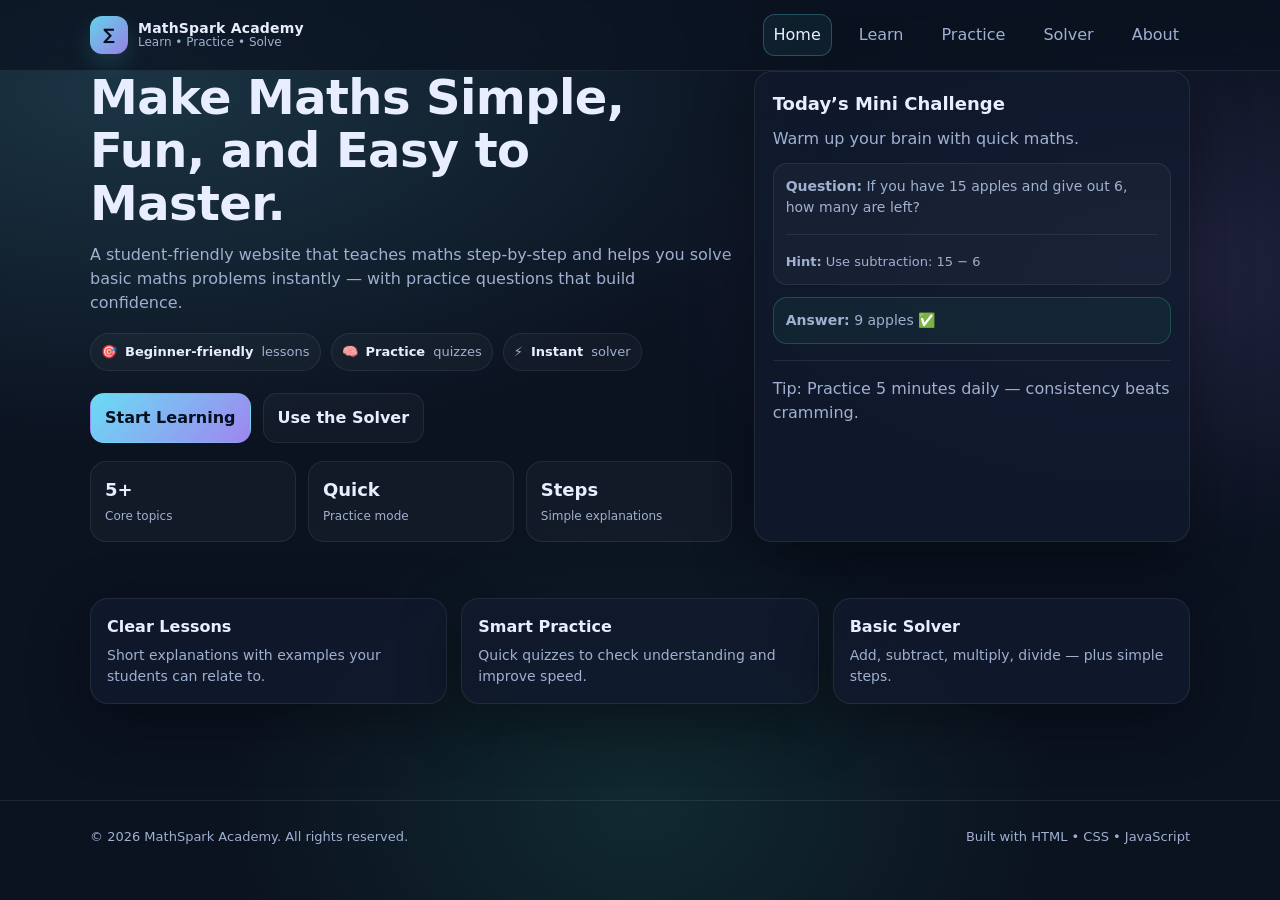
<file: index.html>
<!doctype html>
<html lang="en">

<head>
    <meta charset="utf-8" />
    <meta name="viewport" content="width=device-width,initial-scale=1" />
    <title>MathSpark Academy — Learn & Solve Maths</title>
    <link rel="stylesheet" href="css/style.css" />
</head>

<body data-page="home">
    <header class="nav">
        <div class="container nav-inner">
            <a class="brand" href="index.html">
                <div class="brand-badge">∑</div>
                <div class="brand-title">
                    <strong>MathSpark Academy</strong>
                    <span>Learn • Practice • Solve</span>
                </div>
            </a>

            <button class="nav-btn" data-nav-btn aria-label="Toggle menu">Menu</button>

            <nav class="links" data-nav-links>
                <a href="index.html" data-page="home">Home</a>
                <a href="learn.html" data-page="learn">Learn</a>
                <a href="practice.html" data-page="practice">Practice</a>
                <a href="solver.html" data-page="solver">Solver</a>
                <a href="about.html" data-page="about">About</a>
            </nav>
        </div>
    </header>

    <main>
        <section class="hero">
            <div class="container hero-grid">
                <div>
                    <h1>Make Maths Simple, Fun, and Easy to Master.</h1>
                    <p>
                        A student-friendly website that teaches maths step-by-step and helps you solve
                        basic maths problems instantly — with practice questions that build confidence.
                    </p>

                    <div class="pills">
                        <span class="pill">🎯 <b>Beginner-friendly</b> lessons</span>
                        <span class="pill">🧠 <b>Practice</b> quizzes</span>
                        <span class="pill">⚡ <b>Instant</b> solver</span>
                    </div>

                    <div class="cta-row">
                        <a class="btn btn-primary" href="learn.html">Start Learning</a>
                        <a class="btn btn-ghost" href="solver.html">Use the Solver</a>
                    </div>

                    <div class="kpi" style="margin-top:18px">
                        <div class="box">
                            <strong>5+</strong>
                            <span>Core topics</span>
                        </div>
                        <div class="box">
                            <strong>Quick</strong>
                            <span>Practice mode</span>
                        </div>
                        <div class="box">
                            <strong>Steps</strong>
                            <span>Simple explanations</span>
                        </div>
                    </div>
                </div>

                <div class="card card-pad">
                    <h2 style="margin:0 0 10px; font-size:18px;">Today’s Mini Challenge</h2>
                    <p class="small" style="margin:0 0 12px;">
                        Warm up your brain with quick maths.
                    </p>

                    <div class="notice">
                        <b>Question:</b> If you have 15 apples and give out 6, how many are left?
                        <hr class="sep" />
                        <span class="small"><b>Hint:</b> Use subtraction: 15 − 6</span>
                    </div>

                    <div style="margin-top:12px" class="notice good">
                        <b>Answer:</b> 9 apples ✅
                    </div>

                    <hr class="sep" />
                    <p class="small" style="margin:0">
                        Tip: Practice 5 minutes daily — consistency beats cramming.
                    </p>
                </div>
            </div>
        </section>

        <section class="section">
            <div class="container">
                <div class="grid3">
                    <div class="card feature">
                        <h3>Clear Lessons</h3>
                        <p>Short explanations with examples your students can relate to.</p>
                    </div>
                    <div class="card feature">
                        <h3>Smart Practice</h3>
                        <p>Quick quizzes to check understanding and improve speed.</p>
                    </div>
                    <div class="card feature">
                        <h3>Basic Solver</h3>
                        <p>Add, subtract, multiply, divide — plus simple steps.</p>
                    </div>
                </div>
            </div>
        </section>
    </main>

    <footer class="footer">
        <div class="container footer-inner">
            <div>© <span id="year"></span> MathSpark Academy. All rights reserved.</div>
            <div class="small">Built with HTML • CSS • JavaScript</div>
        </div>
    </footer>

    <script src="js/app.js"></script>
    <script>
        document.getElementById("year").textContent = new Date().getFullYear();
    </script>
</body>

</html>
</file>
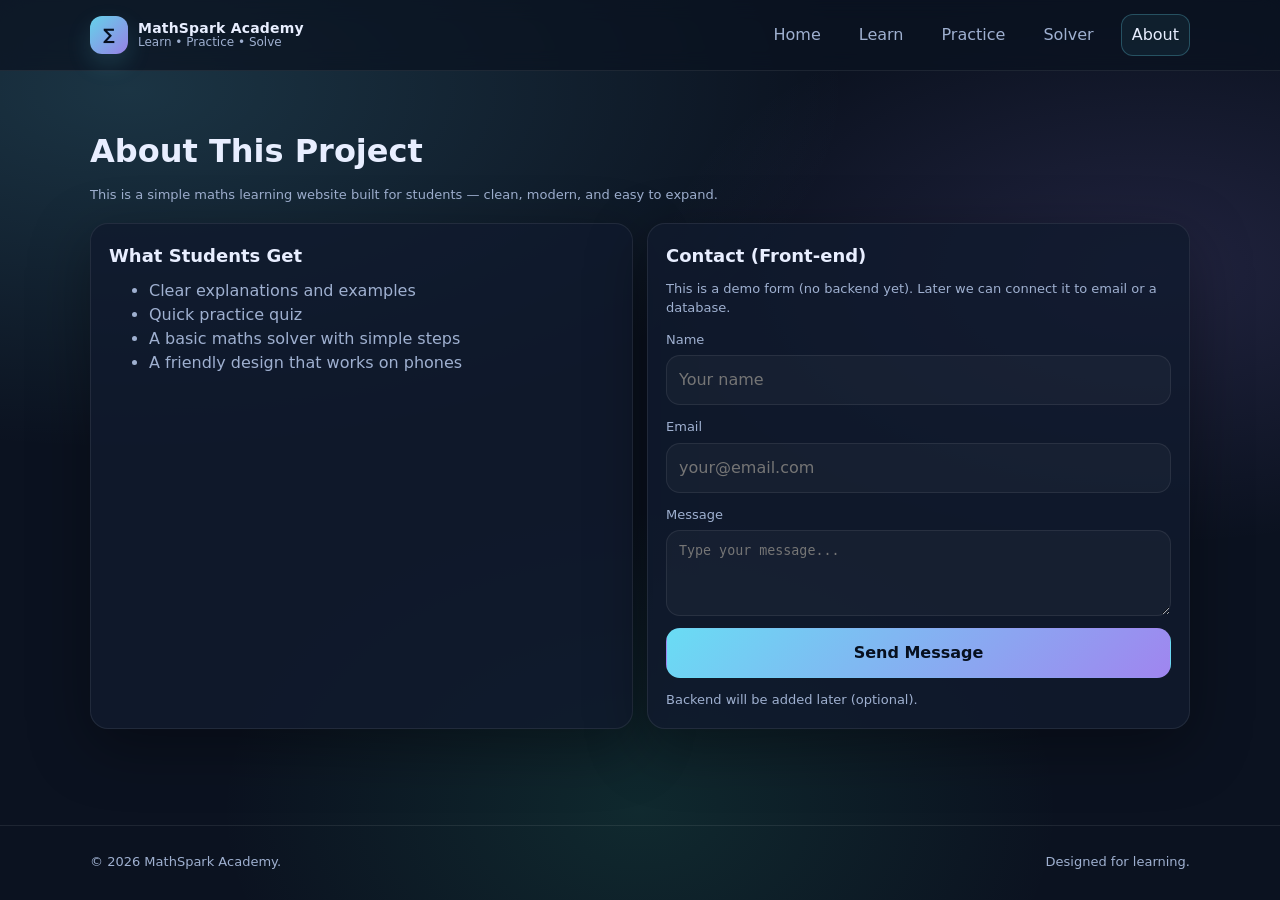
<file: about.html>
<!doctype html>
<html lang="en">

<head>
    <meta charset="utf-8" />
    <meta name="viewport" content="width=device-width,initial-scale=1" />
    <title>About — MathSpark Academy</title>
    <link rel="stylesheet" href="css/style.css" />
</head>

<body data-page="about">
    <header class="nav">
        <div class="container nav-inner">
            <a class="brand" href="index.html">
                <div class="brand-badge">∑</div>
                <div class="brand-title">
                    <strong>MathSpark Academy</strong>
                    <span>Learn • Practice • Solve</span>
                </div>
            </a>

            <button class="nav-btn" data-nav-btn aria-label="Toggle menu">Menu</button>

            <nav class="links" data-nav-links>
                <a href="index.html" data-page="home">Home</a>
                <a href="learn.html" data-page="learn">Learn</a>
                <a href="practice.html" data-page="practice">Practice</a>
                <a href="solver.html" data-page="solver">Solver</a>
                <a href="about.html" data-page="about">About</a>
            </nav>
        </div>
    </header>

    <main class="section">
        <div class="container">
            <h1 style="margin:0 0 10px;">About This Project</h1>
            <p class="small" style="margin:0 0 18px;">
                This is a simple maths learning website built for students — clean, modern, and easy to expand.
            </p>

            <div class="split">
                <div class="card card-pad">
                    <h2 style="margin:0 0 10px; font-size:18px;">What Students Get</h2>
                    <ul style="margin:0; color:var(--muted)">
                        <li>Clear explanations and examples</li>
                        <li>Quick practice quiz</li>
                        <li>A basic maths solver with simple steps</li>
                        <li>A friendly design that works on phones</li>
                    </ul>
                </div>

                <div class="card card-pad">
                    <h2 style="margin:0 0 10px; font-size:18px;">Contact (Front-end)</h2>
                    <p class="small" style="margin:0 0 12px;">
                        This is a demo form (no backend yet). Later we can connect it to email or a database.
                    </p>

                    <form class="form">
                        <div class="field">
                            <label>Name</label>
                            <input type="text" placeholder="Your name" />
                        </div>
                        <div class="field">
                            <label>Email</label>
                            <input type="email" placeholder="your@email.com" />
                        </div>
                        <div class="field">
                            <label>Message</label>
                            <textarea rows="4" placeholder="Type your message..."></textarea>
                        </div>
                        <button class="btn btn-primary" type="button">Send Message</button>
                        <div class="small">Backend will be added later (optional).</div>
                    </form>
                </div>
            </div>
        </div>
    </main>

    <footer class="footer">
        <div class="container footer-inner">
            <div>© <span id="year"></span> MathSpark Academy.</div>
            <div class="small">Designed for learning.</div>
        </div>
    </footer>

    <script src="js/app.js"></script>
    <script>document.getElementById("year").textContent = new Date().getFullYear();</script>
</body>

</html>
</file>
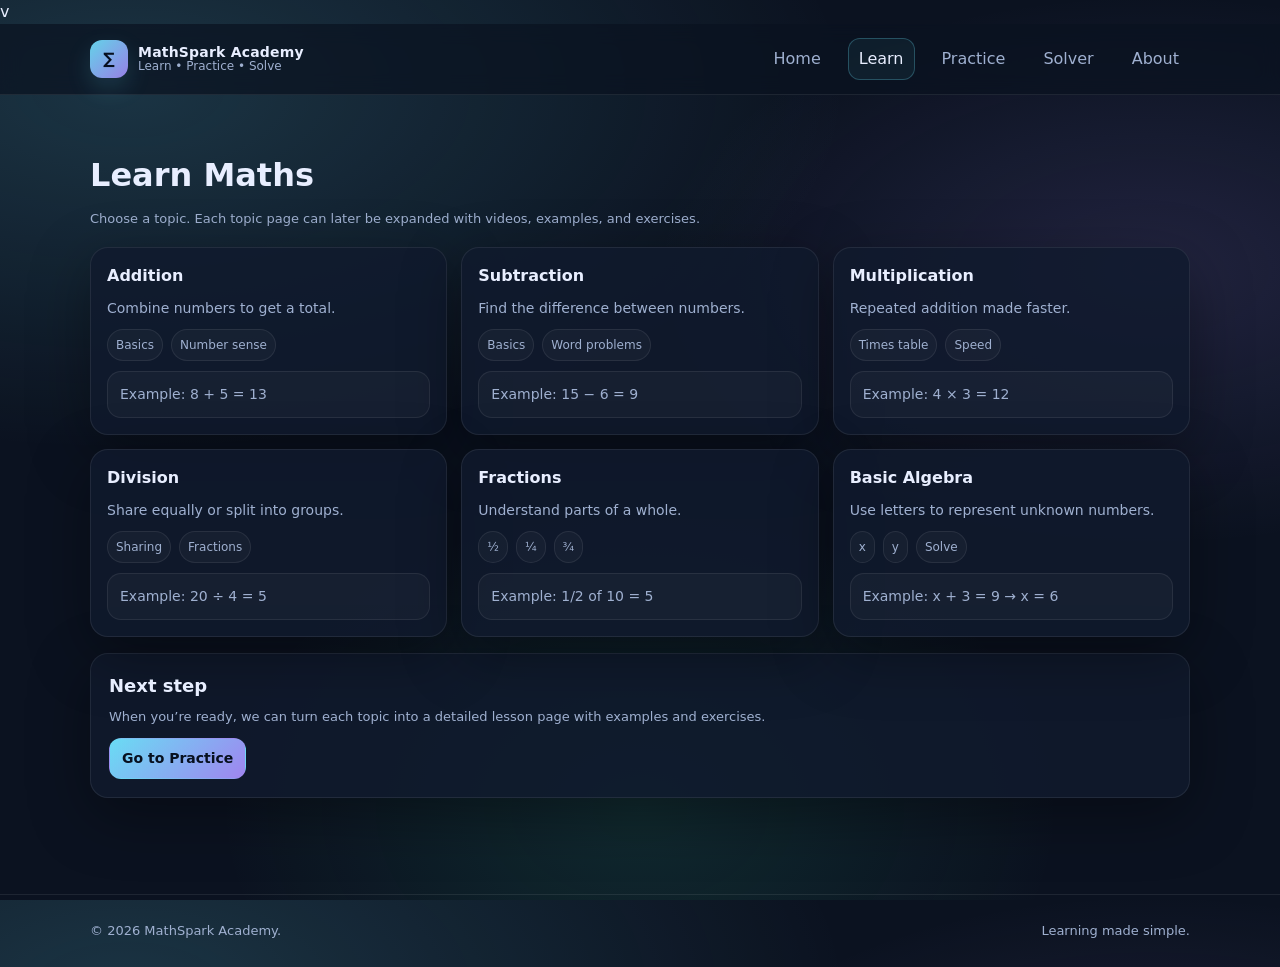
<file: learn.html>
v<!doctype html>
<html lang="en">

<head>
    <meta charset="utf-8" />
    <meta name="viewport" content="width=device-width,initial-scale=1" />
    <title>Learn Maths — MathSpark Academy</title>
    <link rel="stylesheet" href="css/style.css" />
</head>

<body data-page="learn">
    <header class="nav">
        <div class="container nav-inner">
            <a class="brand" href="index.html">
                <div class="brand-badge">∑</div>
                <div class="brand-title">
                    <strong>MathSpark Academy</strong>
                    <span>Learn • Practice • Solve</span>
                </div>
            </a>

            <button class="nav-btn" data-nav-btn aria-label="Toggle menu">Menu</button>

            <nav class="links" data-nav-links>
                <a href="index.html" data-page="home">Home</a>
                <a href="learn.html" data-page="learn">Learn</a>
                <a href="practice.html" data-page="practice">Practice</a>
                <a href="solver.html" data-page="solver">Solver</a>
                <a href="about.html" data-page="about">About</a>
            </nav>
        </div>
    </header>

    <main class="section">
        <div class="container">
            <h1 style="margin:0 0 10px;">Learn Maths</h1>
            <p class="small" style="margin:0 0 18px;">
                Choose a topic. Each topic page can later be expanded with videos, examples, and exercises.
            </p>

            <div class="topic-grid">
                <div class="card topic">
                    <h3>Addition</h3>
                    <p>Combine numbers to get a total.</p>
                    <div class="tagrow">
                        <span class="tag">Basics</span><span class="tag">Number sense</span>
                    </div>
                    <div class="notice">
                        Example: 8 + 5 = 13
                    </div>
                </div>

                <div class="card topic">
                    <h3>Subtraction</h3>
                    <p>Find the difference between numbers.</p>
                    <div class="tagrow">
                        <span class="tag">Basics</span><span class="tag">Word problems</span>
                    </div>
                    <div class="notice">
                        Example: 15 − 6 = 9
                    </div>
                </div>

                <div class="card topic">
                    <h3>Multiplication</h3>
                    <p>Repeated addition made faster.</p>
                    <div class="tagrow">
                        <span class="tag">Times table</span><span class="tag">Speed</span>
                    </div>
                    <div class="notice">
                        Example: 4 × 3 = 12
                    </div>
                </div>

                <div class="card topic">
                    <h3>Division</h3>
                    <p>Share equally or split into groups.</p>
                    <div class="tagrow">
                        <span class="tag">Sharing</span><span class="tag">Fractions</span>
                    </div>
                    <div class="notice">
                        Example: 20 ÷ 4 = 5
                    </div>
                </div>

                <div class="card topic">
                    <h3>Fractions</h3>
                    <p>Understand parts of a whole.</p>
                    <div class="tagrow">
                        <span class="tag">½</span><span class="tag">¼</span><span class="tag">¾</span>
                    </div>
                    <div class="notice">
                        Example: 1/2 of 10 = 5
                    </div>
                </div>

                <div class="card topic">
                    <h3>Basic Algebra</h3>
                    <p>Use letters to represent unknown numbers.</p>
                    <div class="tagrow">
                        <span class="tag">x</span><span class="tag">y</span><span class="tag">Solve</span>
                    </div>
                    <div class="notice">
                        Example: x + 3 = 9 → x = 6
                    </div>
                </div>
            </div>

            <div class="card card-pad" style="margin-top:16px;">
                <h2 style="margin:0 0 8px; font-size:18px;">Next step</h2>
                <p class="small" style="margin:0 0 12px;">
                    When you’re ready, we can turn each topic into a detailed lesson page with examples and exercises.
                </p>
                <a class="btn btn-primary btn-mini" href="practice.html">Go to Practice</a>
            </div>
        </div>
    </main>

    <footer class="footer">
        <div class="container footer-inner">
            <div>© <span id="year"></span> MathSpark Academy.</div>
            <div class="small">Learning made simple.</div>
        </div>
    </footer>

    <script src="js/app.js"></script>
    <script>document.getElementById("year").textContent = new Date().getFullYear();</script>
</body>

</html>
</file>
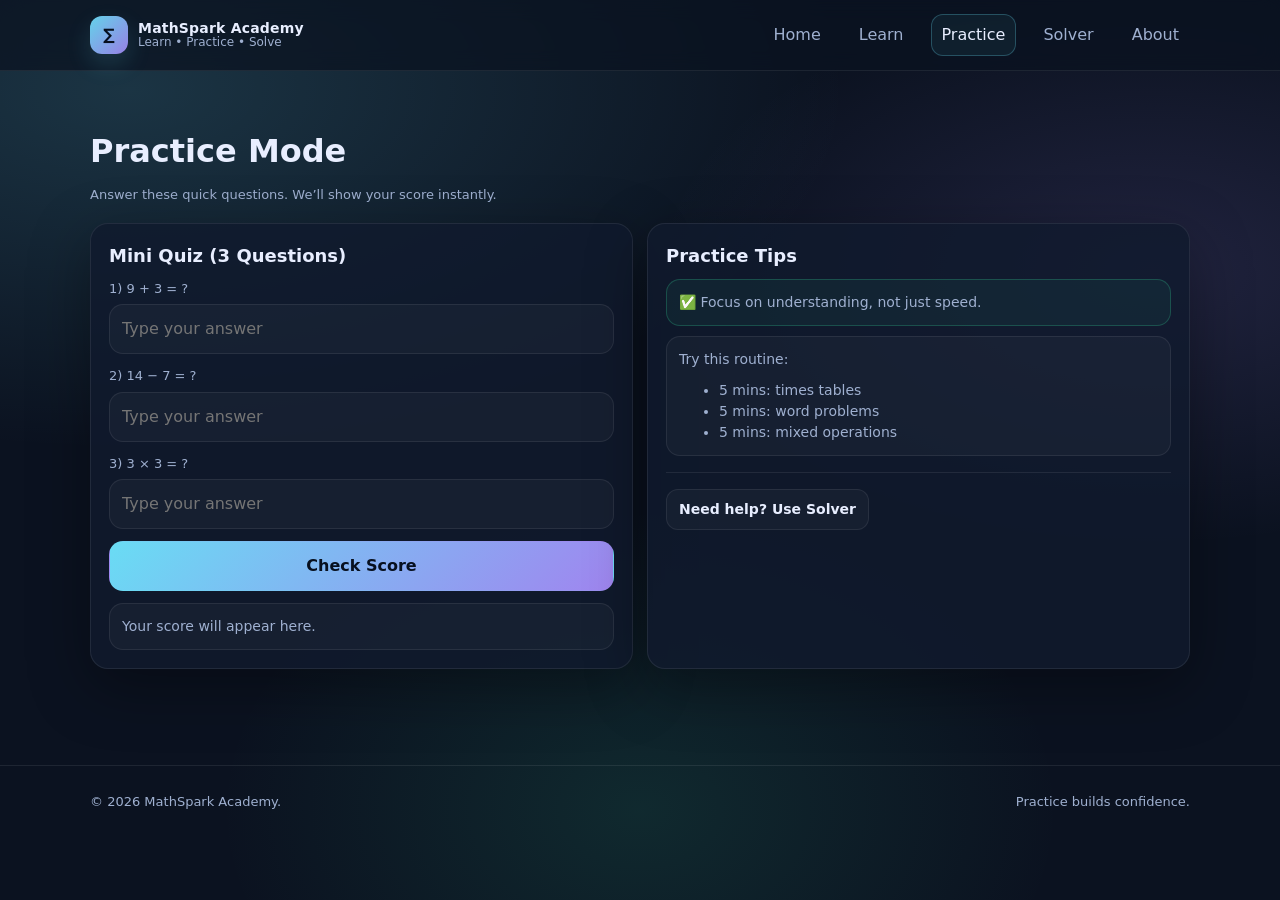
<file: practice.html>
<!doctype html>
<html lang="en">

<head>
    <meta charset="utf-8" />
    <meta name="viewport" content="width=device-width,initial-scale=1" />
    <title>Practice — MathSpark Academy</title>
    <link rel="stylesheet" href="css/style.css" />
</head>

<body data-page="practice">
    <header class="nav">
        <div class="container nav-inner">
            <a class="brand" href="index.html">
                <div class="brand-badge">∑</div>
                <div class="brand-title">
                    <strong>MathSpark Academy</strong>
                    <span>Learn • Practice • Solve</span>
                </div>
            </a>

            <button class="nav-btn" data-nav-btn aria-label="Toggle menu">Menu</button>

            <nav class="links" data-nav-links>
                <a href="index.html" data-page="home">Home</a>
                <a href="learn.html" data-page="learn">Learn</a>
                <a href="practice.html" data-page="practice">Practice</a>
                <a href="solver.html" data-page="solver">Solver</a>
                <a href="about.html" data-page="about">About</a>
            </nav>
        </div>
    </header>

    <main class="section">
        <div class="container">
            <h1 style="margin:0 0 10px;">Practice Mode</h1>
            <p class="small" style="margin:0 0 18px;">
                Answer these quick questions. We’ll show your score instantly.
            </p>

            <div class="split">
                <div class="card card-pad">
                    <h2 style="margin:0 0 10px; font-size:18px;">Mini Quiz (3 Questions)</h2>

                    <form class="form" data-quiz-form>
                        <div class="field">
                            <label for="q1">1) 9 + 3 = ?</label>
                            <input id="q1" type="number" required placeholder="Type your answer" />
                        </div>

                        <div class="field">
                            <label for="q2">2) 14 − 7 = ?</label>
                            <input id="q2" type="number" required placeholder="Type your answer" />
                        </div>

                        <div class="field">
                            <label for="q3">3) 3 × 3 = ?</label>
                            <input id="q3" type="number" required placeholder="Type your answer" />
                        </div>

                        <button class="btn btn-primary" type="submit">Check Score</button>
                    </form>

                    <div class="notice" data-quiz-output style="margin-top:12px;">
                        Your score will appear here.
                    </div>
                </div>

                <div class="card card-pad">
                    <h2 style="margin:0 0 10px; font-size:18px;">Practice Tips</h2>
                    <div class="notice good">
                        ✅ Focus on understanding, not just speed.
                    </div>
                    <div class="notice" style="margin-top:10px;">
                        Try this routine:
                        <ul style="margin:10px 0 0; color:var(--muted)">
                            <li>5 mins: times tables</li>
                            <li>5 mins: word problems</li>
                            <li>5 mins: mixed operations</li>
                        </ul>
                    </div>
                    <hr class="sep" />
                    <a class="btn btn-ghost btn-mini" href="solver.html">Need help? Use Solver</a>
                </div>
            </div>
        </div>
    </main>

    <footer class="footer">
        <div class="container footer-inner">
            <div>© <span id="year"></span> MathSpark Academy.</div>
            <div class="small">Practice builds confidence.</div>
        </div>
    </footer>

    <script src="js/app.js"></script>
    <script>document.getElementById("year").textContent = new Date().getFullYear();</script>
</body>

</html>
</file>
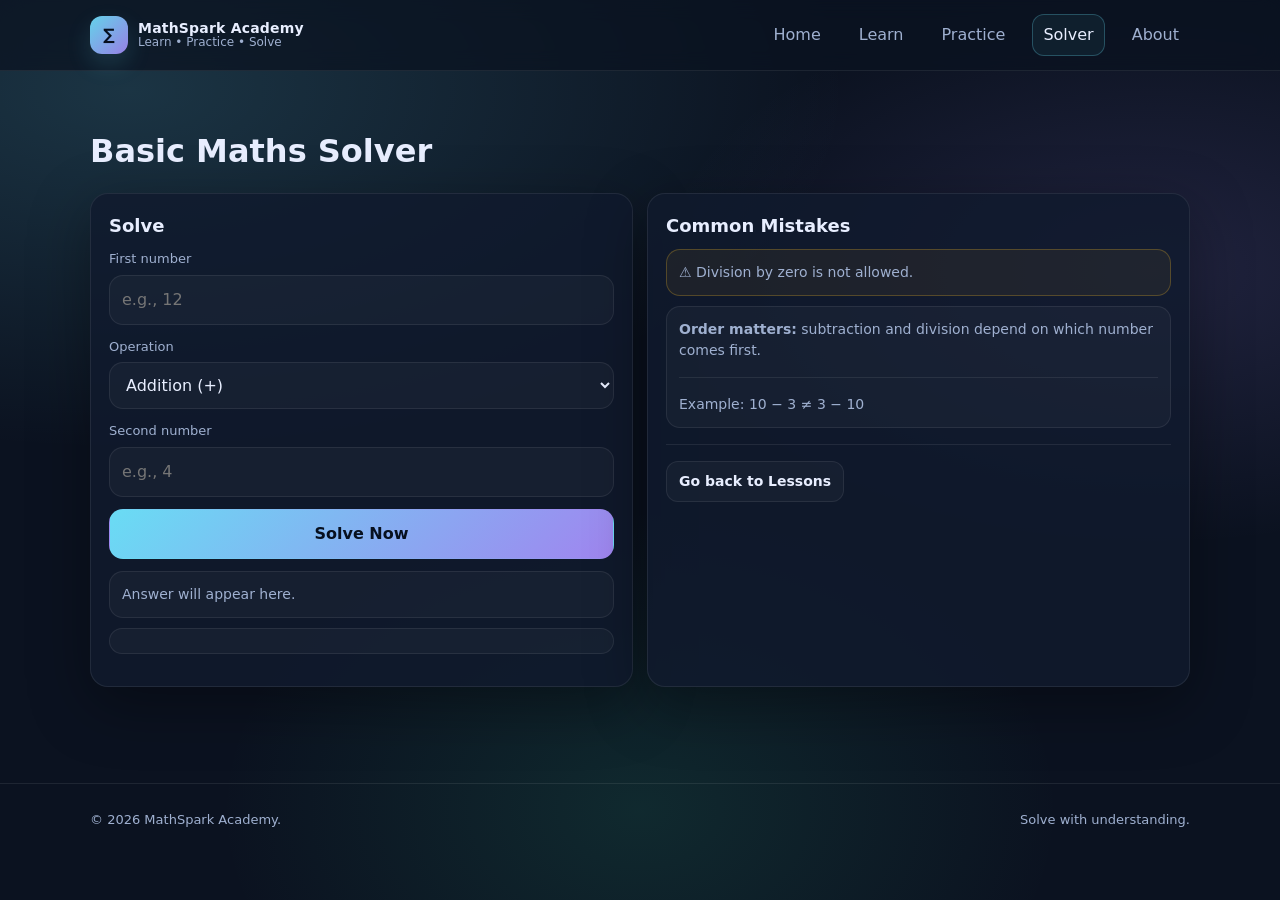
<file: solver.html>
<!doctype html>
<html lang="en">

<head>
    <meta charset="utf-8" />
    <meta name="viewport" content="width=device-width,initial-scale=1" />
    <title>Solver — MathSpark Academy</title>
    <link rel="stylesheet" href="css/style.css" />
</head>

<body data-page="solver">
    <header class="nav">
        <div class="container nav-inner">
            <a class="brand" href="index.html">
                <div class="brand-badge">∑</div>
                <div class="brand-title">
                    <strong>MathSpark Academy</strong>
                    <span>Learn • Practice • Solve</span>
                </div>
            </a>

            <button class="nav-btn" data-nav-btn aria-label="Toggle menu">Menu</button>

            <nav class="links" data-nav-links>
                <a href="index.html" data-page="home">Home</a>
                <a href="learn.html" data-page="learn">Learn</a>
                <a href="practice.html" data-page="practice">Practice</a>
                <a href="solver.html" data-page="solver">Solver</a>
                <a href="about.html" data-page="about">About</a>
            </nav>
        </div>
    </header>

    <main class="section">
        <div class="container">
            <h1 style="margin:0 0 10px;">Basic Maths Solver</h1>
            <p class="small" style="margin:0 0 18px;">

            </p>

            <div class="split">
                <div class="card card-pad">
                    <h2 style="margin:0 0 10px; font-size:18px;">Solve</h2>

                    <form class="form" data-solver-form>
                        <div class="field">
                            <label for="n1">First number</label>
                            <input id="n1" type="number" step="any" required placeholder="e.g., 12" />
                        </div>

                        <div class="field">
                            <label for="op">Operation</label>
                            <select id="op" required>
                                <option value="add">Addition (+)</option>
                                <option value="sub">Subtraction (−)</option>
                                <option value="mul">Multiplication (×)</option>
                                <option value="div">Division (÷)</option>
                            </select>
                        </div>

                        <div class="field">
                            <label for="n2">Second number</label>
                            <input id="n2" type="number" step="any" required placeholder="e.g., 4" />
                        </div>

                        <button class="btn btn-primary" type="submit">Solve Now</button>
                    </form>

                    <div class="notice" data-solver-output style="margin-top:12px;">Answer will appear here.</div>
                    <pre class="notice" data-solver-steps style="margin-top:10px; white-space:pre-wrap;"></pre>
                </div>

                <div class="card card-pad">
                    <h2 style="margin:0 0 10px; font-size:18px;">Common Mistakes</h2>

                    <div class="notice warn">
                        ⚠️ Division by zero is not allowed.
                    </div>
                    <div class="notice" style="margin-top:10px;">
                        <b>Order matters:</b> subtraction and division depend on which number comes first.
                        <hr class="sep" />
                        Example: 10 − 3 ≠ 3 − 10
                    </div>

                    <hr class="sep" />
                    <a class="btn btn-ghost btn-mini" href="learn.html">Go back to Lessons</a>
                </div>
            </div>
        </div>
    </main>

    <footer class="footer">
        <div class="container footer-inner">
            <div>© <span id="year"></span> MathSpark Academy.</div>
            <div class="small">Solve with understanding.</div>
        </div>
    </footer>

    <script src="js/app.js"></script>
    <script>document.getElementById("year").textContent = new Date().getFullYear();</script>
</body>

</html>
</file>
<file: css/style.css>
:root {
    --bg: #0b1220;
    --card: #111a2e;
    --muted: #9fb0d0;
    --text: #e8eeff;
    --brand: #6ee7ff;
    --brand2: #a78bfa;
    --good: #34d399;
    --warn: #fbbf24;
    --danger: #fb7185;
    --border: rgba(255, 255, 255, .08);
    --shadow: 0 18px 60px rgba(0, 0, 0, .35);
    --radius: 18px;
    --max: 1100px;
    --font: system-ui, -apple-system, Segoe UI, Roboto, Arial, sans-serif;
}

* {
    box-sizing: border-box
}

html,
body {
    height: 100%
}

body {
    margin: 0;
    font-family: var(--font);
    background:
        radial-gradient(1200px 600px at 10% 10%, rgba(110, 231, 255, .16), transparent 60%),
        radial-gradient(900px 500px at 90% 30%, rgba(167, 139, 250, .14), transparent 55%),
        radial-gradient(700px 500px at 50% 90%, rgba(52, 211, 153, .12), transparent 60%),
        var(--bg);
    color: var(--text);
    line-height: 1.5;
}

a {
    color: inherit;
    text-decoration: none
}

img {
    max-width: 100%;
    display: block
}

button,
input,
select {
    font: inherit
}

.container {
    width: min(var(--max), calc(100% - 32px));
    margin-inline: auto
}

.section {
    padding: 56px 0
}

.nav {
    position: sticky;
    top: 0;
    z-index: 50;
    background: rgba(11, 18, 32, .72);
    backdrop-filter: blur(10px);
    border-bottom: 1px solid var(--border);
}

.nav-inner {
    display: flex;
    align-items: center;
    justify-content: space-between;
    padding: 14px 0;
}

.brand {
    display: flex;
    gap: 10px;
    align-items: center;
}

.brand-badge {
    width: 38px;
    height: 38px;
    border-radius: 12px;
    background: linear-gradient(135deg, rgba(110, 231, 255, .9), rgba(167, 139, 250, .9));
    display: grid;
    place-items: center;
    box-shadow: 0 10px 24px rgba(110, 231, 255, .15);
    font-weight: 800;
    color: #07101f;
}

.brand-title {
    display: flex;
    flex-direction: column;
    line-height: 1.1;
}

.brand-title strong {
    font-size: 14px;
    letter-spacing: .2px
}

.brand-title span {
    font-size: 12px;
    color: var(--muted)
}

.links {
    display: flex;
    gap: 16px;
    align-items: center;
}

.links a {
    padding: 8px 10px;
    border-radius: 12px;
    color: var(--muted);
    border: 1px solid transparent;
}

.links a:hover {
    color: var(--text);
    border-color: var(--border);
    background: rgba(255, 255, 255, .03)
}

.links a.active {
    color: var(--text);
    border-color: rgba(110, 231, 255, .25);
    background: rgba(110, 231, 255, .06)
}

.nav-btn {
    display: none;
    padding: 9px 12px;
    border-radius: 12px;
    border: 1px solid var(--border);
    background: rgba(255, 255, 255, .03);
    color: var(--text);
    cursor: pointer;
}

START .hero {
    padding: 64px 0 20px;
}

.hero-grid {
    display: grid;
    grid-template-columns: 1.25fr .85fr;
    gap: 22px;
    align-items: stretch;
}

.hero h1 {
    font-size: clamp(30px, 4vw, 48px);
    line-height: 1.1;
    margin: 0 0 14px;
    letter-spacing: -.6px;
}

.hero p {
    margin: 0 0 18px;
    color: var(--muted);
    font-size: 16px;
}

.pills {
    display: flex;
    flex-wrap: wrap;
    gap: 10px;
    margin: 18px 0 22px
}

.pill {
    display: inline-flex;
    gap: 8px;
    align-items: center;
    padding: 8px 10px;
    border-radius: 999px;
    border: 1px solid var(--border);
    background: rgba(255, 255, 255, .03);
    color: var(--muted);
    font-size: 13px;
}

.pill b {
    color: var(--text);
    font-weight: 700
}

.card {
    background: rgba(17, 26, 46, .82);
    border: 1px solid var(--border);
    border-radius: var(--radius);
    box-shadow: var(--shadow);
}

.card-pad {
    padding: 18px
}

.cta-row {
    display: flex;
    gap: 12px;
    flex-wrap: wrap
}

.btn {
    display: inline-flex;
    align-items: center;
    justify-content: center;
    gap: 10px;
    padding: 12px 14px;
    border-radius: 14px;
    border: 1px solid transparent;
    cursor: pointer;
    font-weight: 700;
}

/* Start 2 */
.btn-primary {
    background: linear-gradient(135deg, rgba(110, 231, 255, .95), rgba(167, 139, 250, .95));
    color: #07101f;
}

.btn-primary:hover {
    filter: brightness(1.03)
}

.btn-ghost {
    background: rgba(255, 255, 255, .03);
    border-color: var(--border);
    color: var(--text);
}

.btn-ghost:hover {
    background: rgba(255, 255, 255, .05)
}

.btn-mini {
    padding: 9px 12px;
    border-radius: 12px;
    font-size: 14px
}

.grid3 {
    display: grid;
    grid-template-columns: repeat(3, 1fr);
    gap: 14px;
}

.feature {
    padding: 16px;
}

.feature h3 {
    margin: 0 0 6px;
    font-size: 16px
}

.feature p {
    margin: 0;
    color: var(--muted);
    font-size: 14px
}

.topic-grid {
    display: grid;
    grid-template-columns: repeat(3, 1fr);
    gap: 14px;
}

.topic {
    padding: 16px;
    display: flex;
    flex-direction: column;
    gap: 10px;
}

.topic h3 {
    margin: 0;
    font-size: 16px
}

.topic p {
    margin: 0;
    color: var(--muted);
    font-size: 14px
}

.tagrow {
    display: flex;
    flex-wrap: wrap;
    gap: 8px
}

.tag {
    padding: 6px 8px;
    border: 1px solid var(--border);
    border-radius: 999px;
    background: rgba(255, 255, 255, .03);
    color: var(--muted);
    font-size: 12px;
}

.split {
    display: grid;
    grid-template-columns: 1fr 1fr;
    gap: 14px;
}

.form {
    display: grid;
    gap: 12px;
}

.field {
    display: grid;
    gap: 6px;
}

.field label {
    font-size: 13px;
    color: var(--muted)
}

.field input,
.field select,
.field textarea {
    width: 100%;
    padding: 12px 12px;
    border-radius: 14px;
    border: 1px solid var(--border);
    background: rgba(255, 255, 255, .03);
    color: var(--text);
    outline: none;
}

.field input:focus,
.field select:focus,
.field textarea:focus {
    border-color: rgba(110, 231, 255, .35);
    box-shadow: 0 0 0 4px rgba(110, 231, 255, .08);
}

.notice {
    padding: 12px 12px;
    border-radius: 14px;
    border: 1px solid var(--border);
    background: rgba(255, 255, 255, .03);
    color: var(--muted);
    font-size: 14px;
}

.notice.good {
    border-color: rgba(52, 211, 153, .25);
    background: rgba(52, 211, 153, .06)
}

.notice.warn {
    border-color: rgba(251, 191, 36, .25);
    background: rgba(251, 191, 36, .06)
}

.notice.danger {
    border-color: rgba(251, 113, 133, .25);
    background: rgba(251, 113, 133, .06)
}

.footer {
    border-top: 1px solid var(--border);
    margin-top: 40px;
    padding: 26px 0;
    color: var(--muted);
    font-size: 13px;
}

.footer-inner {
    display: flex;
    justify-content: space-between;
    gap: 16px;
    flex-wrap: wrap
}

.kpi {
    display: grid;
    grid-template-columns: repeat(3, 1fr);
    gap: 12px;
}

.kpi .box {
    padding: 14px;
    border-radius: 16px;
    border: 1px solid var(--border);
    background: rgba(255, 255, 255, .03);
}

.kpi .box strong {
    display: block;
    font-size: 18px
}

.kpi .box span {
    color: var(--muted);
    font-size: 12px
}

.small {
    color: var(--muted);
    font-size: 13px
}

hr.sep {
    border: none;
    border-top: 1px solid var(--border);
    margin: 16px 0
}

@media (max-width: 920px) {
    .hero-grid {
        grid-template-columns: 1fr
    }

    .grid3,
    .topic-grid {
        grid-template-columns: 1fr 1fr
    }

    .split {
        grid-template-columns: 1fr
    }
}

@media (max-width: 680px) {

    .grid3,
    .topic-grid {
        grid-template-columns: 1fr
    }

    .links {
        display: none
    }

    .links.open {
        display: flex;
        position: absolute;
        top: 62px;
        right: 16px;
        flex-direction: column;
        width: min(260px, calc(100% - 32px));
        background: rgba(17, 26, 46, .95);
        border: 1px solid var(--border);
        border-radius: 16px;
        padding: 10px;
        box-shadow: var(--shadow);
    }

    .nav-btn {
        display: inline-flex
    }
}
</file>
